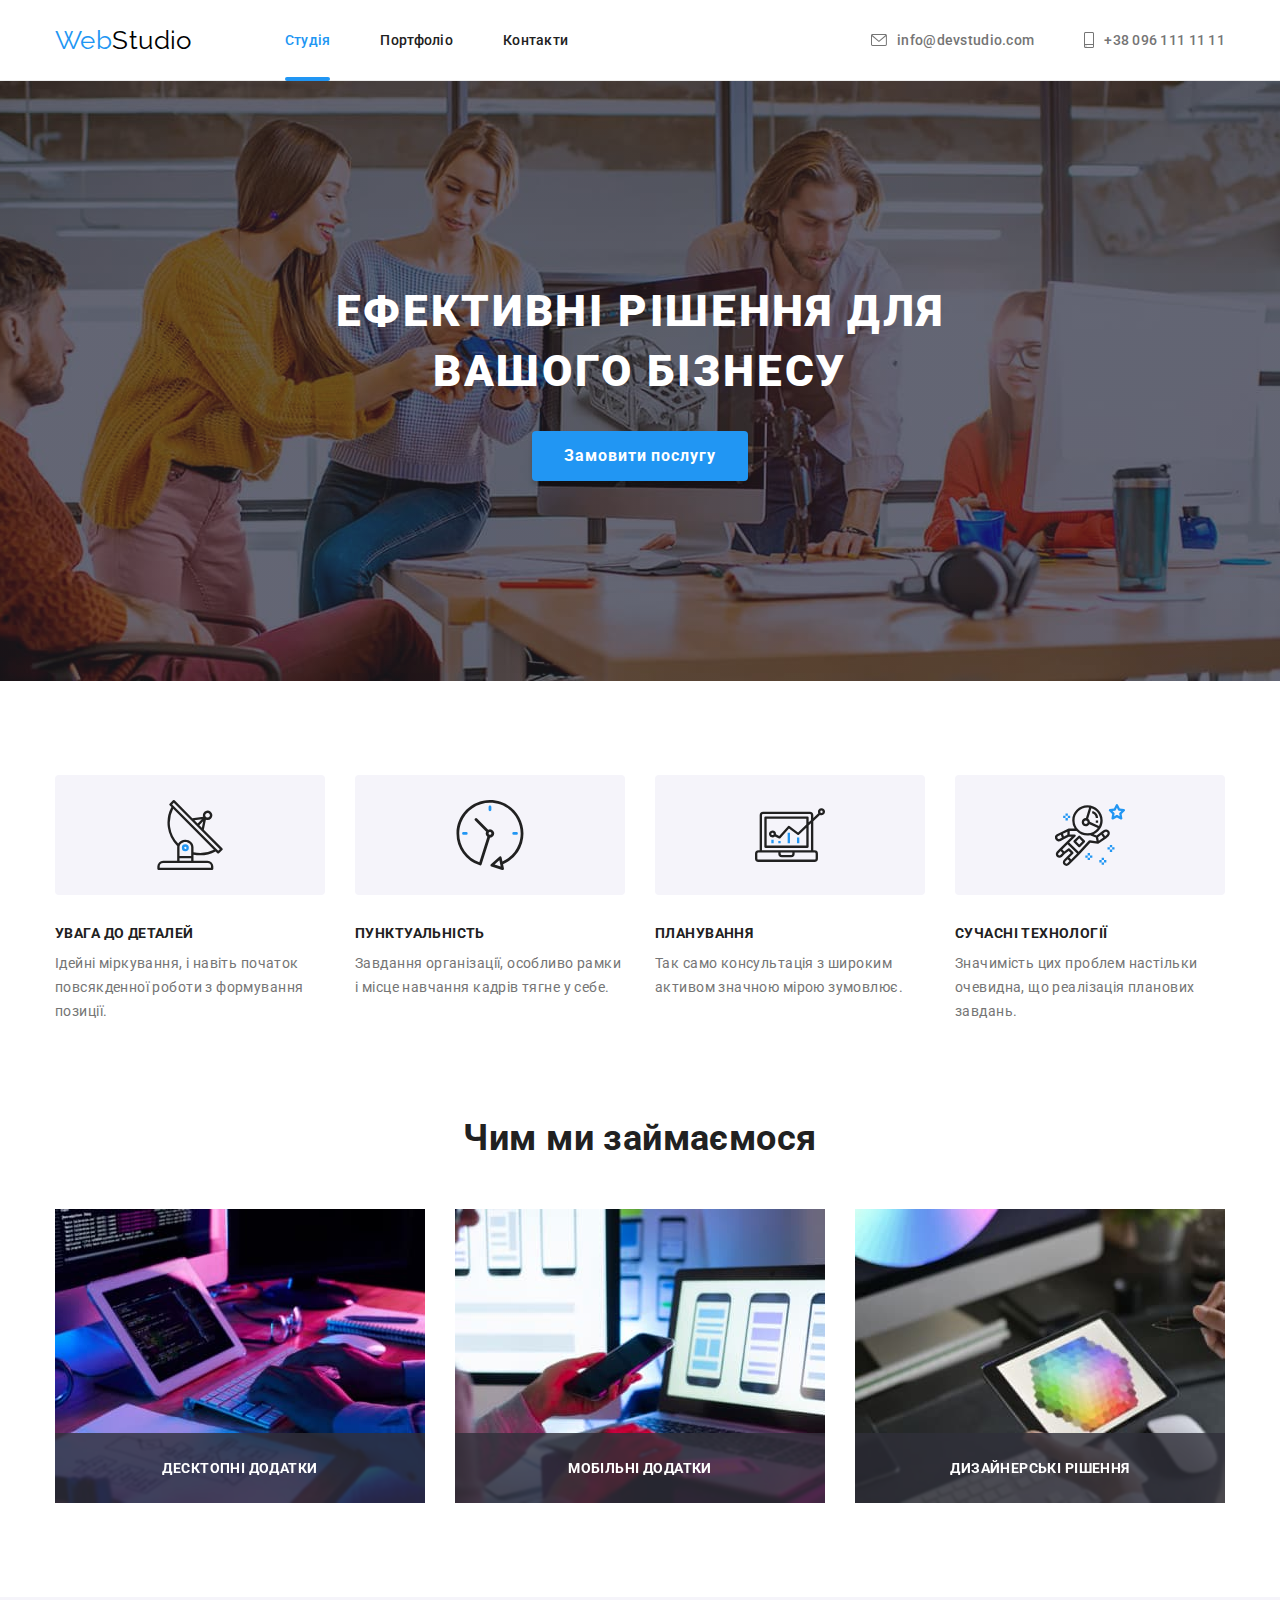
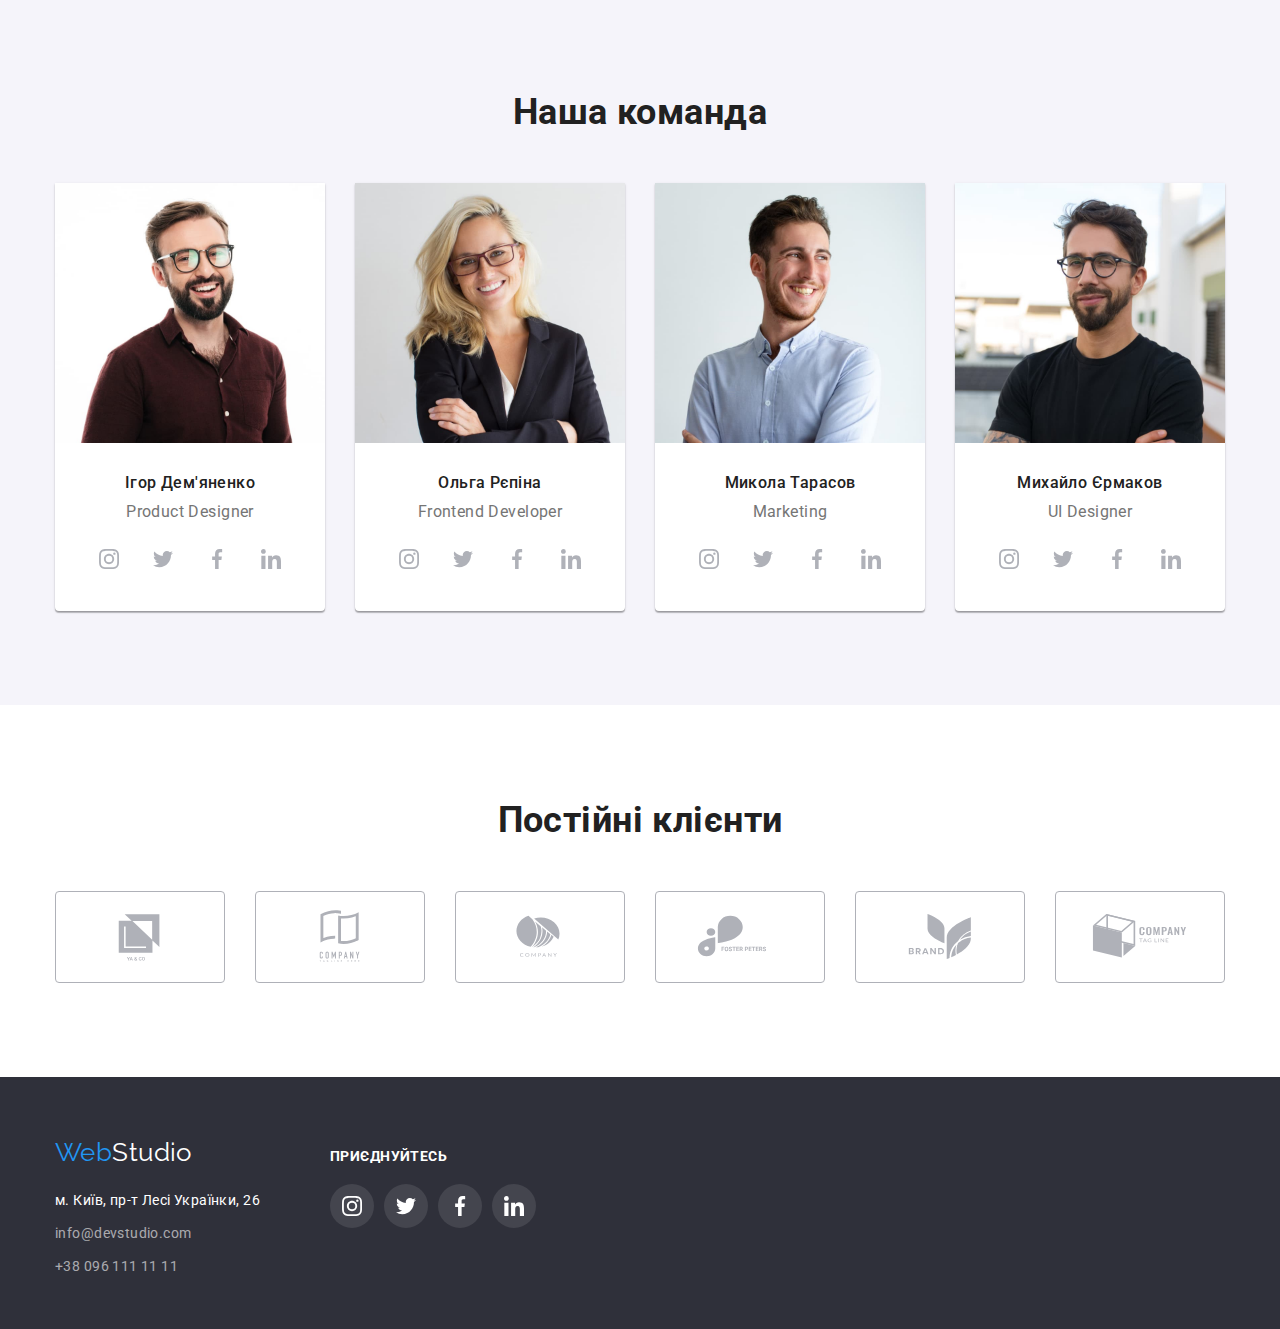
<file: index.html>
<!DOCTYPE html>
<html lang="uk">
  <head>
    <meta charset="UTF-8" />
    <meta http-equiv="X-UA-Compatible" content="IE=edge" />
    <meta name="viewport" content="width=device-width, initial-scale=1.0" />
    <title>WebStudio - студія розробки IT продуктів</title>

    <!-- Fonts -->

    <link rel="preconnect" href="https://fonts.googleapis.com" />
    <link rel="preconnect" href="https://fonts.gstatic.com" crossorigin />
    <link
      href="https://fonts.googleapis.com/css2?family=Raleway:wght@700&family=Roboto:wght@400;500;700;900&display=swap"
      rel="stylesheet"
    />

    <!-- Modern-normalize -->

    <link
      rel="stylesheet"
      href="https://cdnjs.cloudflare.com/ajax/libs/modern-normalize/1.1.0/modern-normalize.min.css"
    />

    <!-- User styles -->

    <link rel="stylesheet" href="./css/styles.css" />
  </head>

  <body>
    <header class="header">
      <div class="container">
        <!-- prettier-ignore -->
        <a class="logo" href="./index.html" lang="en">
          Web<span class="logo-suffix">Studio</span>
        </a>

        <nav class="nav">
          <ul class="nav-links">
            <li><a class="link current" href="./index.html">Студія</a></li>
            <li><a class="link" href="./portfolio.html">Портфоліо</a></li>
            <li><a class="link" href="#contacts">Контакти</a></li>
          </ul>
        </nav>

        <ul class="contact-links">
          <li>
            <a class="link contact-link" href="mailto:info@devstudio.com">
              <svg class="contact-icon" width="16" height="12">
                <use href="./images/icons.svg#icon-email"></use>
              </svg>
              info@devstudio.com
            </a>
          </li>
          <li>
            <a class="link contact-link" href="tel:+380961111111">
              <svg class="contact-icon" width="10" height="16">
                <use href="./images/icons.svg#icon-phone"></use>
              </svg>
              +38 096 111 11 11
            </a>
          </li>
        </ul>
      </div>
    </header>

    <main>
      <!-- Hero -->

      <section class="hero bg-img">
        <div class="container">
          <h1 class="title">Ефективні рішення для вашого бізнесу</h1>
          <button class="btn primary" type="button" data-modal-open>Замовити послугу</button>
        </div>
      </section>

      <!-- Advantages-->

      <section class="advantages">
        <div class="container">
          <h2 class="visually-hidden">Наші переваги</h2>
          <ul class="grid">
            <li class="grid-item">
              <div class="thumb">
                <svg class="advantages-icon" width="70" height="70">
                  <use href="./images/icons.svg#icon-antenna"></use>
                </svg>
              </div>
              <div class="desc">
                <h3 class="subtitle">Увага до деталей</h3>
                <p class="text">Ідейні міркування, і навіть початок повсякденної роботи з формування позиції.</p>
              </div>
            </li>
            <li class="grid-item">
              <div class="thumb">
                <svg class="advantages-icon" width="70" height="70">
                  <use href="./images/icons.svg#icon-clock"></use>
                </svg>
              </div>
              <div class="desc">
                <h3 class="subtitle">Пунктуальність</h3>
                <p class="text">Завдання організації, особливо рамки і місце навчання кадрів тягне у себе.</p>
              </div>
            </li>
            <li class="grid-item">
              <div class="thumb">
                <svg class="advantages-icon" width="70" height="70">
                  <use href="./images/icons.svg#icon-diagram"></use>
                </svg>
              </div>
              <div class="desc">
                <h3 class="subtitle">Планування</h3>
                <p class="text">Так само консультація з широким активом значною мірою зумовлює.</p>
              </div>
            </li>
            <li class="grid-item">
              <div class="thumb">
                <svg class="advantages-icon" width="70" height="70">
                  <use href="./images/icons.svg#icon-astronaut"></use>
                </svg>
              </div>
              <div class="desc">
                <h3 class="subtitle">Сучасні технології</h3>
                <p class="text">Значимість цих проблем настільки очевидна, що реалізація планових завдань.</p>
              </div>
            </li>
          </ul>
        </div>
      </section>

      <!-- Services -->

      <section class="services section">
        <div class="container">
          <h2 class="section-title">Чим ми займаємося</h2>
          <ul class="list grid">
            <li class="grid-item">
              <img
                src="./images/services/services-01.jpg"
                alt="Розробка десктопних додатків"
                width="370"
                height="294"
              />
              <p class="overlay-text">Десктопні додатки</p>
            </li>
            <li class="grid-item">
              <img src="./images/services/services-02.jpg" alt="Розробка мобільних додатків" width="370" height="294" />
              <p class="overlay-text">Мобільні додатки</p>
            </li>
            <li class="grid-item">
              <img src="./images/services/services-03.jpg" alt="Дизайнерські рішення" width="370" height="294" />
              <p class="overlay-text">Дизайнерські рішення</p>
            </li>
          </ul>
        </div>
      </section>

      <!-- Team -->

      <section class="team section">
        <div class="container">
          <h2 class="section-title">Наша команда</h2>
          <ul class="list grid">
            <li class="grid-item">
              <img src="./images/team/team-ihor-demyanenko.jpg" alt="Фото Ігоря" width="270" height="260" />
              <div class="desc">
                <h3 class="subtitle">Ігор Дем'яненко</h3>
                <p class="text" lang="en">Product Designer</p>
                <!-- Socials -->
                <ul class="list socials">
                  <li>
                    <a class="link socials-link" href="" aria-label="Instagram icon">
                      <svg class="socials-icon" width="20" height="20">
                        <use href="./images/icons.svg#icon-instagram"></use>
                      </svg>
                    </a>
                  </li>
                  <li>
                    <a class="link socials-link" href="" aria-label="Twitter icon">
                      <svg class="socials-icon" width="20" height="20">
                        <use href="./images/icons.svg#icon-twitter"></use>
                      </svg>
                    </a>
                  </li>
                  <li>
                    <a class="link socials-link" href="" aria-label="Facebook icon">
                      <svg class="socials-icon" width="20" height="20">
                        <use href="./images/icons.svg#icon-facebook"></use>
                      </svg>
                    </a>
                  </li>
                  <li>
                    <a class="link socials-link" href="" aria-label="Linkedin icon">
                      <svg class="socials-icon" width="20" height="20">
                        <use href="./images/icons.svg#icon-linkedin"></use>
                      </svg>
                    </a>
                  </li>
                </ul>
              </div>
            </li>
            <li class="grid-item">
              <img src="./images/team/team-olga-repina.jpg" alt="Фото Ольги" width="270" height="260" />
              <div class="desc">
                <h3 class="subtitle">Ольга Рєпіна</h3>
                <p class="text" lang="en">Frontend Developer</p>
                <!-- Socials -->
                <ul class="list socials">
                  <li>
                    <a class="link socials-link" href="" aria-label="Instagram icon">
                      <svg class="socials-icon" width="20" height="20">
                        <use href="./images/icons.svg#icon-instagram"></use>
                      </svg>
                    </a>
                  </li>
                  <li>
                    <a class="link socials-link" href="" aria-label="Twitter icon">
                      <svg class="socials-icon" width="20" height="20">
                        <use href="./images/icons.svg#icon-twitter"></use>
                      </svg>
                    </a>
                  </li>
                  <li>
                    <a class="link socials-link" href="" aria-label="Facebook icon">
                      <svg class="socials-icon" width="20" height="20">
                        <use href="./images/icons.svg#icon-facebook"></use>
                      </svg>
                    </a>
                  </li>
                  <li>
                    <a class="link socials-link" href="" aria-label="Linkedin icon">
                      <svg class="socials-icon" width="20" height="20">
                        <use href="./images/icons.svg#icon-linkedin"></use>
                      </svg>
                    </a>
                  </li>
                </ul>
              </div>
            </li>
            <li class="grid-item">
              <img src="./images/team/team-mikola-tarasov.jpg" alt="Фото Миколи" width="270" height="260" />
              <div class="desc">
                <h3 class="subtitle">Микола Тарасов</h3>
                <p class="text" lang="en">Marketing</p>
                <!-- Socials -->
                <ul class="list socials">
                  <li>
                    <a class="link socials-link" href="" aria-label="Instagram icon">
                      <svg class="socials-icon" width="20" height="20">
                        <use href="./images/icons.svg#icon-instagram"></use>
                      </svg>
                    </a>
                  </li>
                  <li>
                    <a class="link socials-link" href="" aria-label="Twitter icon">
                      <svg class="socials-icon" width="20" height="20">
                        <use href="./images/icons.svg#icon-twitter"></use>
                      </svg>
                    </a>
                  </li>
                  <li>
                    <a class="link socials-link" href="" aria-label="Facebook icon">
                      <svg class="socials-icon" width="20" height="20">
                        <use href="./images/icons.svg#icon-facebook"></use>
                      </svg>
                    </a>
                  </li>
                  <li>
                    <a class="link socials-link" href="" aria-label="Linkedin icon">
                      <svg class="socials-icon" width="20" height="20">
                        <use href="./images/icons.svg#icon-linkedin"></use>
                      </svg>
                    </a>
                  </li>
                </ul>
              </div>
            </li>
            <li class="grid-item">
              <img src="./images/team/team-mykhailo-ermakov.jpg" alt="Фото Михайла" width="270" height="260" />
              <div class="desc">
                <h3 class="subtitle">Михайло Єрмаков</h3>
                <p class="text" lang="en">UI Designer</p>
                <!-- Socials -->
                <ul class="list socials">
                  <li>
                    <a class="link socials-link" href="" aria-label="Instagram icon">
                      <svg class="socials-icon" width="20" height="20">
                        <use href="./images/icons.svg#icon-instagram"></use>
                      </svg>
                    </a>
                  </li>
                  <li>
                    <a class="link socials-link" href="" aria-label="Twitter icon">
                      <svg class="socials-icon" width="20" height="20">
                        <use href="./images/icons.svg#icon-twitter"></use>
                      </svg>
                    </a>
                  </li>
                  <li>
                    <a class="link socials-link" href="" aria-label="Facebook icon">
                      <svg class="socials-icon" width="20" height="20">
                        <use href="./images/icons.svg#icon-facebook"></use>
                      </svg>
                    </a>
                  </li>
                  <li>
                    <a class="link socials-link" href="" aria-label="Linkedin icon">
                      <svg class="socials-icon" width="20" height="20">
                        <use href="./images/icons.svg#icon-linkedin"></use>
                      </svg>
                    </a>
                  </li>
                </ul>
              </div>
            </li>
          </ul>
        </div>
      </section>

      <!-- Customers -->

      <section class="customers section">
        <div class="container">
          <h2 class="section-title">Постійні клієнти</h2>
          <ul class="list grid with-transition">
            <li class="grid-item">
              <a class="link" href="" aria-label="Customer logo">
                <svg class="customer-logo" width="106" height="60">
                  <use href="./images/icons.svg#icon-logo-yaco"></use>
                </svg>
              </a>
            </li>
            <li class="grid-item">
              <a class="link" href="" aria-label="Customer logo">
                <svg class="customer-logo" width="106" height="60">
                  <use href="./images/icons.svg#icon-logo-company-tagline-here"></use>
                </svg>
              </a>
            </li>
            <li class="grid-item">
              <a class="link" href="" aria-label="Customer logo">
                <svg class="customer-logo" width="106" height="60">
                  <use href="./images/icons.svg#icon-logo-company"></use>
                </svg>
              </a>
            </li>
            <li class="grid-item">
              <a class="link" href="" aria-label="Customer logo">
                <svg class="customer-logo" width="106" height="60">
                  <use href="./images/icons.svg#icon-logo-foster-peters"></use>
                </svg>
              </a>
            </li>
            <li class="grid-item">
              <a class="link" href="" aria-label="Customer logo">
                <svg class="customer-logo" width="106" height="60">
                  <use href="./images/icons.svg#icon-logo-brand"></use>
                </svg>
              </a>
            </li>
            <li class="grid-item">
              <a class="link" href="" aria-label="Customer logo">
                <svg class="customer-logo" width="106" height="60">
                  <use href="./images/icons.svg#icon-logo-company-tagline"></use>
                </svg>
              </a>
            </li>
          </ul>
        </div>
      </section>
    </main>

    <!-- Footer -->

    <footer class="footer">
      <div class="container wrapper">
        <h2 class="visually-hidden">Контакти</h2>
        <!-- Contacts -->
        <div class="contacts">
          <!-- prettier-ignore -->
          <a class="logo" href="./index.html" lang="en">
              Web<span class="logo-suffix">Studio</span>
          </a>
          <address id="contacts">
            <ul class="footer-links">
              <li>
                <a
                  class="link addr"
                  href="https://goo.gl/maps/AkviUJwiQwRb5J1W6"
                  target="_blank"
                  rel="noopener noreferrer nofollow"
                >
                  м. Київ, пр-т Лесі Українки, 26
                </a>
              </li>
              <li><a class="link" href="mailto:info@devstudio.com">info@devstudio.com</a></li>
              <li><a class="link" href="tel:+380961111111">+38 096 111 11 11</a></li>
            </ul>
          </address>
        </div>
        <!-- Socials -->
        <div class="follow">
          <b class="follow-title">Приєднуйтесь</b>
          <ul class="list socials">
            <li>
              <a class="link socials-link" href="" aria-label="Instagram icon">
                <svg class="socials-icon" width="20" height="20">
                  <use href="./images/icons.svg#icon-instagram"></use>
                </svg>
              </a>
            </li>
            <li>
              <a class="link socials-link" href="" aria-label="Twitter icon">
                <svg class="socials-icon" width="20" height="20">
                  <use href="./images/icons.svg#icon-twitter"></use>
                </svg>
              </a>
            </li>
            <li>
              <a class="link socials-link" href="" aria-label="Facebook icon">
                <svg class="socials-icon" width="20" height="20">
                  <use href="./images/icons.svg#icon-facebook"></use>
                </svg>
              </a>
            </li>
            <li>
              <a class="link socials-link" href="" aria-label="Linkedin icon">
                <svg class="socials-icon" width="20" height="20">
                  <use href="./images/icons.svg#icon-linkedin"></use>
                </svg>
              </a>
            </li>
          </ul>
        </div>
      </div>
    </footer>

    <!-- Modal -->

    <div class="backdrop is-hidden" data-modal>
      <div class="modal">
        <button class="btn btn-close" type="button" data-modal-close>&times;</button>
      </div>
    </div>

    <script src="./js/modal.js"></script>
  </body>
</html>
</file>
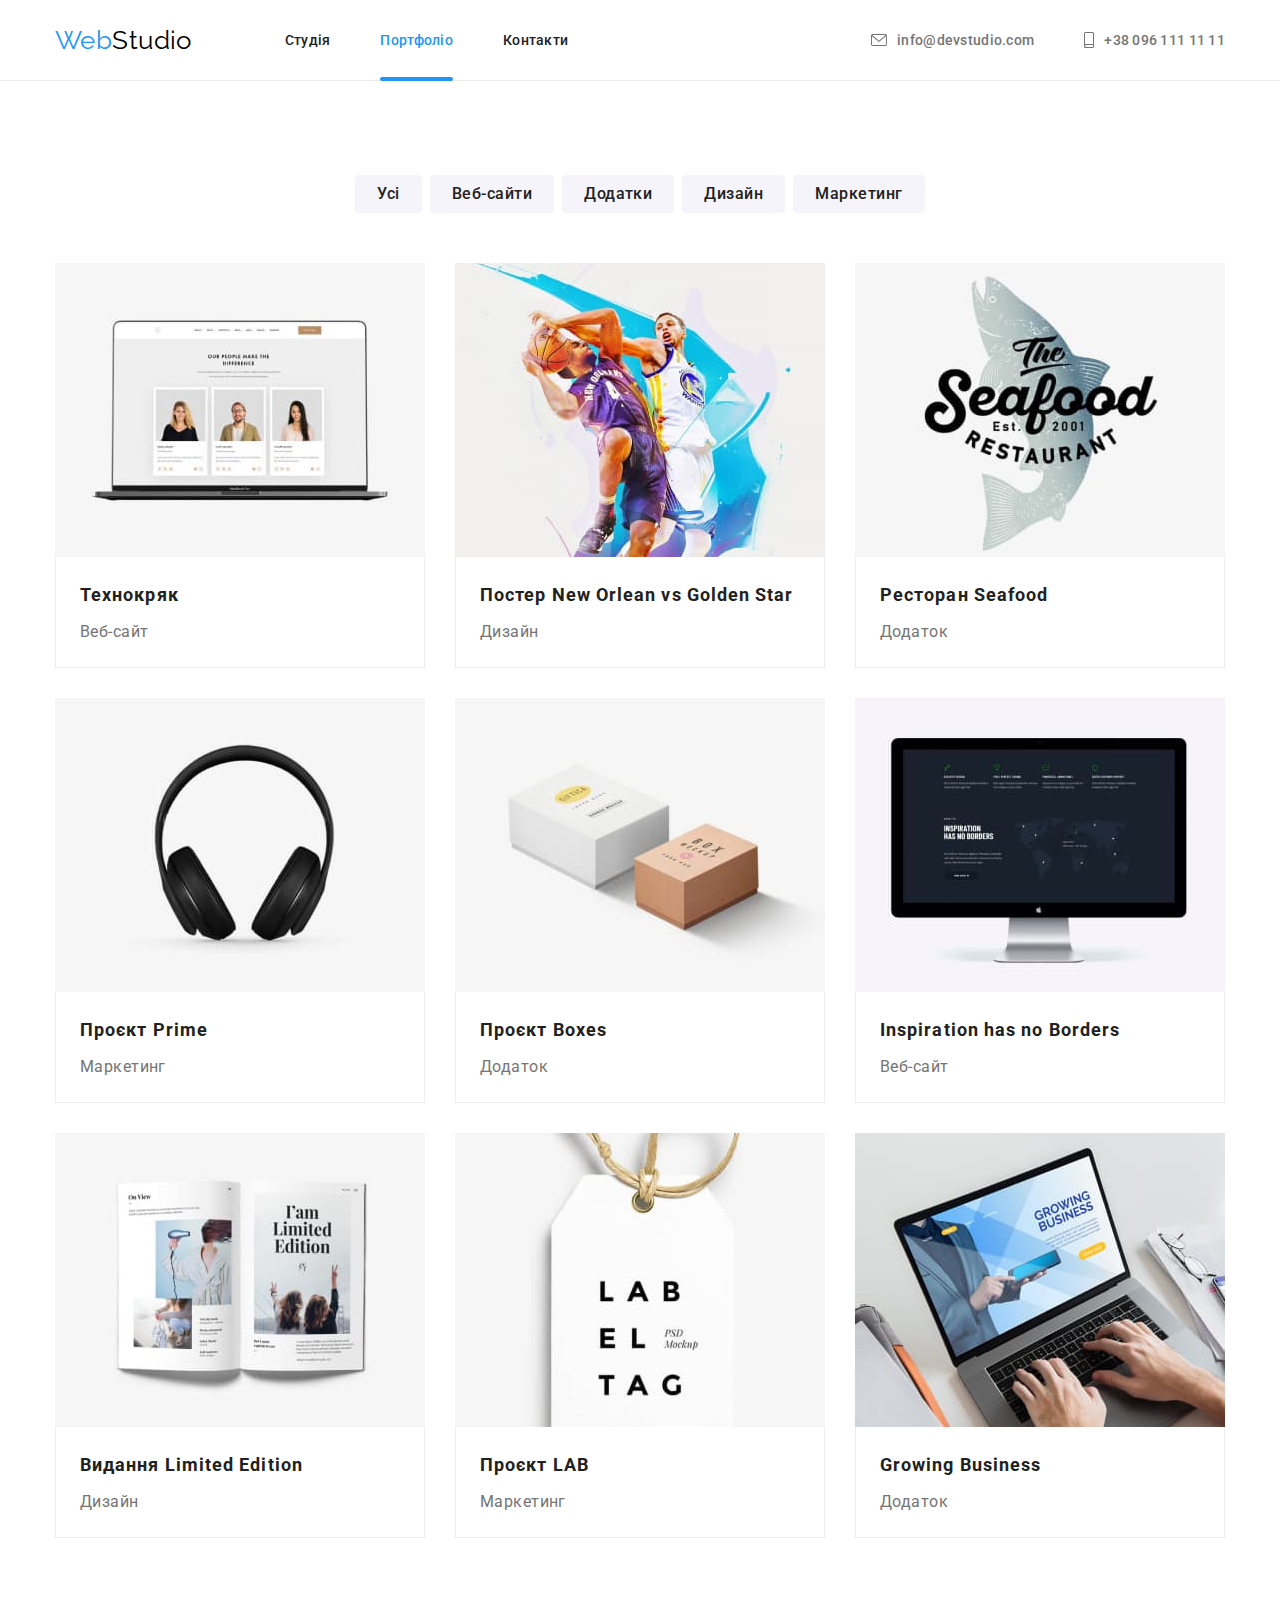
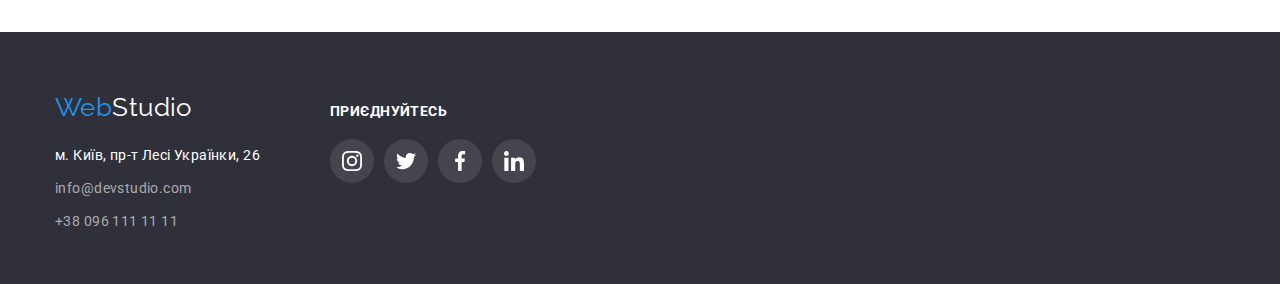
<file: portfolio.html>
<!DOCTYPE html>
<html lang="uk">
  <head>
    <meta charset="UTF-8" />
    <meta http-equiv="X-UA-Compatible" content="IE=edge" />
    <meta name="viewport" content="width=device-width, initial-scale=1.0" />
    <title>Портфоліо WebStudio</title>

    <!-- Fonts -->

    <link rel="preconnect" href="https://fonts.googleapis.com" />
    <link rel="preconnect" href="https://fonts.gstatic.com" crossorigin />
    <link
      href="https://fonts.googleapis.com/css2?family=Raleway:wght@700&family=Roboto:wght@400;500;700;900&display=swap"
      rel="stylesheet"
    />

    <!-- Modern-normalize -->

    <link
      rel="stylesheet"
      href="https://cdnjs.cloudflare.com/ajax/libs/modern-normalize/1.1.0/modern-normalize.min.css"
    />

    <!-- User styles -->

    <link rel="stylesheet" href="./css/styles.css" />
  </head>

  <body>
    <header class="header">
      <div class="container">
        <!-- prettier-ignore -->
        <a class="logo" href="./index.html" lang="en">
          Web<span class="logo-suffix">Studio</span>
        </a>

        <nav class="nav">
          <ul class="nav-links">
            <li><a class="link" href="./index.html">Студія</a></li>
            <li><a class="link current" href="./portfolio.html">Портфоліо</a></li>
            <li><a class="link" href="#contacts">Контакти</a></li>
          </ul>
        </nav>

        <ul class="contact-links">
          <li>
            <a class="link contact-link" href="mailto:info@devstudio.com">
              <svg class="contact-icon" width="16" height="12">
                <use href="./images/icons.svg#icon-email"></use>
              </svg>
              info@devstudio.com
            </a>
          </li>
          <li>
            <a class="link contact-link" href="tel:+380961111111">
              <svg class="contact-icon" width="10" height="16">
                <use href="./images/icons.svg#icon-phone"></use>
              </svg>
              +38 096 111 11 11
            </a>
          </li>
        </ul>
      </div>
    </header>

    <main>
      <section class="works section">
        <div class="container">
          <h1 class="visually-hidden">Реалізовані проекти</h1>

          <!-- Filters -->

          <ul class="filter-list">
            <li><button class="btn secondary" type="button">Усі</button></li>
            <li><button class="btn secondary" type="button">Веб-сайти</button></li>
            <li><button class="btn secondary" type="button">Додатки</button></li>
            <li><button class="btn secondary" type="button">Дизайн</button></li>
            <li><button class="btn secondary" type="button">Маркетинг</button></li>
          </ul>

          <!-- Projects -->

          <ul class="grid">
            <li class="grid-item">
              <a class="link works-link" href="">
                <!-- Thumb -->
                <div class="thumb">
                  <img src="./images/portfolio/portfolio-technokryak.jpg" alt="Дизайн сторінки сайту" />
                  <!-- Info -->
                  <div class="overlay">
                    <p class="overlay-text">
                      Ресурс пропонує комплексні пропозиції з різним рівнем функціоналу та сервісів. Все це дозволить
                      відвідувачу отримати вичерпні відомості про компанію чи приватну особу.
                    </p>
                  </div>
                </div>
                <!-- Desc -->
                <div class="desc">
                  <h2 class="subtitle">Технокряк</h2>
                  <p class="type">Веб-сайт</p>
                </div>
              </a>
            </li>

            <li class="grid-item">
              <a class="link works-link" href="">
                <div class="thumb">
                  <img src="./images/portfolio/portfolio-new-orlean-vs-golden-star.jpg" alt="Дизайн постера" />
                  <!-- Info -->
                  <div class="overlay">
                    <p class="overlay-text">
                      Ресурс пропонує комплексні пропозиції з різним рівнем функціоналу та сервісів. Все це дозволить
                      відвідувачу отримати вичерпні відомості про компанію чи приватну особу.
                    </p>
                  </div>
                </div>
                <div class="desc">
                  <h2 class="subtitle">Постер New Orlean vs Golden Star</h2>
                  <p class="type">Дизайн</p>
                </div>
              </a>
            </li>

            <li class="grid-item">
              <a class="link works-link" href="">
                <div class="thumb">
                  <img src="./images/portfolio/portfolio-seafood.jpg" alt="Логотип ресторану" />
                  <!-- Info -->
                  <div class="overlay">
                    <p class="overlay-text">
                      Ресурс пропонує комплексні пропозиції з різним рівнем функціоналу та сервісів. Все це дозволить
                      відвідувачу отримати вичерпні відомості про компанію чи приватну особу.
                    </p>
                  </div>
                </div>
                <div class="desc">
                  <h2 class="subtitle">Ресторан Seafood</h2>
                  <p class="type">Додаток</p>
                </div>
              </a>
            </li>

            <li class="grid-item">
              <a class="link works-link" href="">
                <div class="thumb">
                  <img src="./images/portfolio/portfolio-prime.jpg" alt="Фото навушників" />
                  <!-- Info -->
                  <div class="overlay">
                    <p class="overlay-text">
                      Ресурс пропонує комплексні пропозиції з різним рівнем функціоналу та сервісів. Все це дозволить
                      відвідувачу отримати вичерпні відомості про компанію чи приватну особу.
                    </p>
                  </div>
                </div>
                <div class="desc">
                  <h2 class="subtitle">Проєкт Prime</h2>
                  <p class="type">Маркетинг</p>
                </div>
              </a>
            </li>

            <li class="grid-item">
              <a class="link works-link" href="">
                <div class="thumb">
                  <img src="./images/portfolio/portfolio-boxes.jpg" alt="Фото коробок" />
                  <!-- Info -->
                  <div class="overlay">
                    <p class="overlay-text">
                      Ресурс пропонує комплексні пропозиції з різним рівнем функціоналу та сервісів. Все це дозволить
                      відвідувачу отримати вичерпні відомості про компанію чи приватну особу.
                    </p>
                  </div>
                </div>
                <div class="desc">
                  <h2 class="subtitle">Проєкт Boxes</h2>
                  <p class="type">Додаток</p>
                </div>
              </a>
            </li>

            <li class="grid-item">
              <a class="link works-link" href="">
                <div class="thumb">
                  <img src="./images/portfolio/portfolio-inspiration-has-no-borders.jpg" alt="Дизайн сторінки сайту" />
                  <!-- Info -->
                  <div class="overlay">
                    <p class="overlay-text">
                      Ресурс пропонує комплексні пропозиції з різним рівнем функціоналу та сервісів. Все це дозволить
                      відвідувачу отримати вичерпні відомості про компанію чи приватну особу.
                    </p>
                  </div>
                </div>
                <div class="desc">
                  <h2 class="subtitle">Inspiration has no Borders</h2>
                  <p class="type">Веб-сайт</p>
                </div>
              </a>
            </li>

            <li class="grid-item">
              <a class="link works-link" href="">
                <div class="thumb">
                  <img src="./images/portfolio/portfolio-limited-edition.jpg" alt="Дизайн розвороту видання" />
                  <!-- Info -->
                  <div class="overlay">
                    <p class="overlay-text">
                      Ресурс пропонує комплексні пропозиції з різним рівнем функціоналу та сервісів. Все це дозволить
                      відвідувачу отримати вичерпні відомості про компанію чи приватну особу.
                    </p>
                  </div>
                </div>
                <div class="desc">
                  <h2 class="subtitle">Видання Limited Edition</h2>
                  <p class="type">Дизайн</p>
                </div>
              </a>
            </li>

            <li class="grid-item">
              <a class="link works-link" href="">
                <div class="thumb">
                  <img src="./images/portfolio/portfolio-lab.jpg" alt="Логотип Lab" />
                  <!-- Info -->
                  <div class="overlay">
                    <p class="overlay-text">
                      Ресурс пропонує комплексні пропозиції з різним рівнем функціоналу та сервісів. Все це дозволить
                      відвідувачу отримати вичерпні відомості про компанію чи приватну особу.
                    </p>
                  </div>
                </div>
                <div class="desc">
                  <h2 class="subtitle">Проєкт LAB</h2>
                  <p class="type">Маркетинг</p>
                </div>
              </a>
            </li>

            <li class="grid-item">
              <a class="link works-link" href="">
                <div class="thumb">
                  <img
                    src="./images/portfolio/portfolio-growing-business.jpg"
                    alt="Фото ноутбуку з додатком на екрані"
                  />
                  <!-- Info -->
                  <div class="overlay">
                    <p class="overlay-text">
                      Ресурс пропонує комплексні пропозиції з різним рівнем функціоналу та сервісів. Все це дозволить
                      відвідувачу отримати вичерпні відомості про компанію чи приватну особу.
                    </p>
                  </div>
                </div>
                <div class="desc">
                  <h2 class="subtitle">Growing Business</h2>
                  <p class="type">Додаток</p>
                </div>
              </a>
            </li>
          </ul>
        </div>
      </section>
    </main>

    <!-- Footer -->

    <footer class="footer">
      <div class="container wrapper">
        <h2 class="visually-hidden">Контакти</h2>
        <!-- Contacts -->
        <div class="contacts">
          <!-- prettier-ignore -->
          <a class="logo" href="./index.html" lang="en">
              Web<span class="logo-suffix">Studio</span>
          </a>
          <address id="contacts">
            <ul class="footer-links">
              <li>
                <a
                  class="link addr"
                  href="https://goo.gl/maps/AkviUJwiQwRb5J1W6"
                  target="_blank"
                  rel="noopener noreferrer nofollow"
                >
                  м. Київ, пр-т Лесі Українки, 26
                </a>
              </li>
              <li><a class="link" href="mailto:info@devstudio.com">info@devstudio.com</a></li>
              <li><a class="link" href="tel:+380961111111">+38 096 111 11 11</a></li>
            </ul>
          </address>
        </div>
        <!-- Socials -->
        <div class="follow">
          <b class="follow-title">Приєднуйтесь</b>
          <ul class="list socials">
            <li>
              <a class="link socials-link" href="" aria-label="Instagram icon">
                <svg class="socials-icon" width="20" height="20">
                  <use href="./images/icons.svg#icon-instagram"></use>
                </svg>
              </a>
            </li>
            <li>
              <a class="link socials-link" href="" aria-label="Twitter icon">
                <svg class="socials-icon" width="20" height="20">
                  <use href="./images/icons.svg#icon-twitter"></use>
                </svg>
              </a>
            </li>
            <li>
              <a class="link socials-link" href="" aria-label="Facebook icon">
                <svg class="socials-icon" width="20" height="20">
                  <use href="./images/icons.svg#icon-facebook"></use>
                </svg>
              </a>
            </li>
            <li>
              <a class="link socials-link" href="" aria-label="Linkedin icon">
                <svg class="socials-icon" width="20" height="20">
                  <use href="./images/icons.svg#icon-linkedin"></use>
                </svg>
              </a>
            </li>
          </ul>
        </div>
      </div>
    </footer>
  </body>
</html>
</file>
<file: css/styles.css>
/*======================================= */
/* #region Vars */

:root {
  /* palette */
  --accent-color: #2196f3;
  --accent-sec-color: #188ce8;
  --white-color: #ffffff;
  --black-color: #000000;
  --grey-color: #757575;
  --grey-sec-color: #ececec;
  --grey-tert-color: #eeeeee;
  --dark-grey-color: #2f303a;
  --dark-grey-sec-color: #212121;
  --light-grey-color: #f5f4fa;

  /* text */
  --font-family: "Roboto", Tahoma, Verdana, sans-serif;
  --font-size-px-num: 14;
  --font-size-px: calc(var(--font-size-px-num) * 1px);
  --letter-spacing: 0.03em;
  --text-color: var(--grey-color);
  --title-color: var(--dark-grey-sec-color);
  --hero-title-color: var(--white-color);

  /* background */
  --background-color: var(--white-color);
  --background-sec-color: var(--light-grey-color);
  --hero-background-color: #c4c4c4;
  --hero-overlay-color: rgba(47, 48, 58, 0.4);

  /* button */
  --btn-font-size-px-num: 16;
  --btn-font-size-px: calc(var(--btn-font-size-px-num) * 1px);
  --btn-prim-color: var(--white-color);
  --btn-prim-background: var(--accent-color);
  --btn-prim-hover-background: var(--accent-sec-color);
  --btn-prim-shaddow: 0px 4px 4px rgba(0, 0, 0, 0.15);
  --btn-sec-background: var(--light-grey-color);
  --btn-sec-hover-color: var(--white-color);
  --btn-sec-hover-background: var(--accent-color);
  --btn-sec-shaddow: 0px 3px 1px rgba(0, 0, 0, 0.1), 0px 1px 2px rgba(0, 0, 0, 0.08), 0px 2px 2px rgba(0, 0, 0, 0.12);

  /* footer */
  --footer-link-color: rgba(255, 255, 255, 0.6);
  --footer-link-accent-color: var(--white-color);
  --footer-background-color: var(--dark-grey-color);

  /* logo */
  --logo-prefix-blue: var(--accent-color);
  --logo-suffix-dark: var(--black-color);
  --logo-suffix-light: var(--white-color);

  /* link */
  --link-hover-color: var(--accent-color);
  --socials-link-hover-color: var(--white-color);

  /* misc */
  --container-width: 1200px;
  --section-width: 1600px;

  /* grid */
  --grid-items-gap: 30px;
  --grid-items-per-row: 3;

  /* animation */
  --transition-dur: 250ms;
  --transition-timfunc: cubic-bezier(0.4, 0, 0.2, 1);
}

/* #endregion */

/*======================================= */
/* #region Reset styles */

/* prettier-ignore */
h1, h2, h3, h4, h5, h6, p {
  margin: 0;
}

ul {
  padding: 0;
  margin: 0;
  list-style: none;
}

img {
  display: block;
  max-width: 100%;
  height: auto;
}

address {
  font-style: normal;
}

.link {
  text-decoration: none;
}

/* #endregion */

/*======================================= */
/* #region Base styles */

html {
  /* chrome://flags/#smooth-scrolling  */
  scroll-behavior: smooth;
}

body {
  font-family: var(--font-family);
  font-size: var(--font-size-px);
  letter-spacing: var(--letter-spacing);
  color: var(--text-color);
  background-color: var(--background-color);
}

.container {
  width: var(--container-width);
  padding: 0 15px;
  margin: 0 auto;
}

.section {
  padding: 94px 0;
}

.visually-hidden {
  position: absolute;
  white-space: nowrap;
  width: 1px;
  height: 1px;
  overflow: hidden;
  border: 0;
  padding: 0;
  clip: rect(0 0 0 0);
  clip-path: inset(50%);
  margin: -1px;
}

.logo {
  font-family: Raleway;
  font-size: 26px;
  line-height: calc(31 / 26);
  color: var(--logo-prefix-blue);
  text-decoration: none;
}

.btn {
  display: block;

  font-family: inherit;
  font-size: var(--btn-font-size-px);
  text-align: center;

  border-radius: 4px;
  border-style: none;
  cursor: pointer;
}

.section-title {
  margin-bottom: 50px;

  font-size: 36px;
  line-height: calc(42 / 36);
  color: var(--title-color);
  text-align: center;
}

.subtitle {
  color: var(--title-color);
  font-size: inherit;
}

/* Grid */

.grid {
  display: flex;
  flex-wrap: wrap;
  gap: var(--grid-items-gap);
}

.grid-item {
  flex-basis: calc((100% - var(--grid-items-gap) * (var(--grid-items-per-row) - 1)) / (var(--grid-items-per-row)));
}

/* Socials */

.socials {
  display: flex;
  justify-content: center;
  align-items: center;
  gap: 10px;
}

.socials-link {
  display: flex;
  justify-content: center;
  align-items: center;

  width: 44px;
  height: 44px;

  border-radius: 50%;
}

.socials-icon {
  fill: currentColor;
}

/* #endregion */

/*======================================= */
/* #region Header */

.logo-suffix {
  color: var(--logo-suffix-dark);
}

.header .logo {
  margin-right: 93px;
}

.header .link {
  display: block;
  padding: 32px 0;

  color: inherit;
  font-weight: 500;
  line-height: calc(16 / var(--font-size-px-num));
  letter-spacing: 0.02em;

  transition: color var(--transition-dur) var(--transition-timfunc);
}

.header .nav-links {
  color: var(--title-color);
}

.header .contact-link {
  display: flex;
  align-items: center;
  gap: 10px;
}

.header .contact-icon {
  fill: currentColor;
}

.header .container,
.header .nav-links,
.header .contact-links {
  display: flex;
  align-items: center;
}

.header .nav {
  margin-right: auto;
}

.header .nav-links,
.header .contact-links {
  gap: 50px;
}

.header .link:hover,
.header .link:focus-visible {
  color: var(--link-hover-color);
}

.header .link.current {
  position: relative;
  color: var(--link-hover-color);
}

.header .link.current::after {
  content: "";

  position: absolute;
  left: 0;
  bottom: -1px;

  display: block;
  width: 100%;

  height: 4px;
  background-color: var(--accent-color);
  border-radius: 2px;
}

.header {
  border-bottom: 1px solid var(--grey-sec-color);
}

/* #endregion */

/*======================================= */
/* #region Hero */

.hero {
  height: 600px;
  max-width: var(--section-width);
  min-width: var(--container-width);

  margin: 0 auto;
  padding: 200px 0;

  background-color: var(--hero-background-color);
}

.hero.bg-img {
  background-size: cover;
  background-repeat: no-repeat;
  background-position: center;
  background-image: linear-gradient(var(--hero-overlay-color), var(--hero-overlay-color)),
    url("../images/hero/hero-bg.jpg");
}

.hero .title {
  margin: 0 auto 30px auto;
  width: 696px;

  font-weight: 900;
  font-size: 44px;
  line-height: calc(60 / 44);
  letter-spacing: 0.06em;
  color: var(--hero-title-color);
  text-transform: uppercase;
  text-align: center;
}

.btn.primary {
  padding: 10px 32px;
  margin: 0 auto;
  min-width: 216px;

  font-weight: 700;
  line-height: calc(30 / var(--btn-font-size-px-num));
  letter-spacing: 0.06em;
  color: var(--btn-prim-color);

  background-color: var(--btn-prim-background);
  box-shadow: var(--btn-prim-shaddow);
  transition: background-color var(--transition-dur) var(--transition-timfunc);
}

.btn.primary:hover,
.btn.primary:focus-visible {
  background-color: var(--btn-prim-hover-background);
}

/* #endregion */

/*======================================= */
/* #region Advantages */

.advantages {
  padding-top: 94px;
  padding-bottom: 0;
}

.advantages .grid {
  --grid-items-per-row: 4;
  align-items: flex-start;
}

.advantages .subtitle {
  margin-bottom: 10px;
  line-height: calc(16 / var(--font-size-px-num));
  text-transform: uppercase;
}

.advantages .text {
  line-height: calc(24 / var(--font-size-px-num));
}

.advantages .thumb {
  display: flex;
  justify-content: center;
  align-items: center;

  height: 120px;
  margin-bottom: 30px;

  background-color: var(--light-grey-color);
  border-radius: 4px;
}

/* #endregion */

/*======================================= */
/* #region Services */

.services .grid-item {
  position: relative;
}

.services .overlay-text {
  position: absolute;
  bottom: 0;

  display: flex;
  justify-content: center;
  align-items: center;

  width: 100%;
  height: 70px;
  padding: 0 20px;

  font-weight: 700;
  line-height: (16 / var(--font-size-px-num));
  text-transform: uppercase;
  color: var(--white-color);

  background-color: rgba(47, 48, 58, 0.8);
  backdrop-filter: blur(1px);

  overflow: hidden;
  white-space: nowrap;
}

/* #endregion */

/*======================================= */
/* #region Team */

.team {
  --grid-items-per-row: 4;
  min-width: var(--container-width);
  background-color: var(--background-sec-color);
}

.team .grid-item {
  background-color: var(--background-color);
  box-shadow: 0px 1px 3px rgba(0, 0, 0, 0.12), 0px 1px 1px rgba(0, 0, 0, 0.14), 0px 2px 1px rgba(0, 0, 0, 0.2);
  border-radius: 0px 0px 4px 4px;
}

.team .subtitle {
  margin-bottom: 10px;
  font-weight: 500;
  font-size: 16px;
  line-height: calc(19 / 16);
}

.team .text {
  margin-bottom: 16px;
  font-size: 16px;
  line-height: calc(19 / 16);
}

.team .desc {
  padding-top: 30px;
  padding-bottom: 30px;
  text-align: center;
}

.team .socials-link {
  color: #afb1b8;
  transition: color var(--transition-dur) var(--transition-timfunc),
    background-color var(--transition-dur) var(--transition-timfunc);
}

.team .socials-link:hover,
.team .socials-link:focus-visible {
  color: var(--socials-link-hover-color);
  background-color: var(--link-hover-color);
}

/* #endregion */

/*======================================= */
/* #region Works */

.btn.secondary {
  padding: 6px 22px;

  font-weight: 500;
  line-height: calc(26 / var(--btn-font-size-px-num));
  letter-spacing: 0.03em;
  color: var(--title-color);
  background-color: var(--btn-sec-background);

  transition-property: color, background-color, box-shadow;
  transition-duration: var(--transition-dur);
  transition-timing-function: var(--transition-timfunc);
}

.btn.secondary:hover,
.btn.secondary:focus-visible {
  color: var(--btn-sec-hover-color);
  background-color: var(--btn-sec-hover-background);
  box-shadow: var(--btn-sec-shaddow);
}

.filter-list {
  display: flex;
  align-items: center;
  justify-content: center;
  gap: 8px;

  margin-bottom: 50px;
}

/* #region Overlay desc */

.works .thumb {
  position: relative;
  width: 370px;
  height: 294px;

  overflow: hidden;
}

.works .overlay {
  position: absolute;
  top: 0;
  left: 0;

  display: flex;
  align-items: center;

  width: 100%;
  height: 100%;

  background-color: rgba(33, 150, 243, 0.9);
  transform: translateY(100%);
  transition: transform var(--transition-dur) var(--transition-timfunc);
}

.works .link {
  display: block;
  transition: box-shadow var(--transition-dur) var(--transition-timfunc);
}

.works .overlay-text {
  height: 168px;
  padding: 0 24px;

  font-size: 18px;
  line-height: calc(28 / 18);
  color: var(--white-color);

  overflow: hidden;
}

.works-link:hover .overlay,
.works-link:focus-visible .overlay {
  transform: translateY(0);
}

/* #endregion */

.works .subtitle {
  margin-bottom: 4px;
  font-size: 18px;
  line-height: calc(36 / 18);
  letter-spacing: 0.06em;
}

.works .type {
  font-size: 16px;
  line-height: calc(30 / 16);
  color: var(--text-color);
}

.works .desc {
  padding: 20px 24px;
  border: 1px solid var(--grey-tert-color);
  border-top: none;
}

.works-link:hover,
.works-link:focus-visible {
  box-shadow: 0px 1px 1px rgba(0, 0, 0, 0.12), 0px 4px 4px rgba(0, 0, 0, 0.06), 1px 4px 6px rgba(0, 0, 0, 0.16);
}

/* #endregion */

/*======================================= */
/* #region Customers */

.customers {
  --grid-items-per-row: 6;
}

.customers .link {
  display: flex;
  justify-content: center;
  align-items: center;
  height: 92px;

  color: #afb1b8;

  border: 1px solid;
  border-radius: 4px;

  transition: color var(--transition-dur) var(--transition-timfunc);
}

.customer-logo {
  fill: currentColor;
}

.customers .link:hover,
.customers .link:focus-visible {
  color: var(--accent-color);
}

/* #endregion */

/*======================================= */
/* #region Footer */

.footer {
  padding: 60px 0;
  height: 252px;
  min-width: var(--container-width);
  background-color: var(--footer-background-color);
}

.footer .logo-suffix {
  color: var(--logo-suffix-light);
}

.footer .logo {
  display: block;
  margin-bottom: 20px;
}

.footer-links :not(:last-child) {
  margin-bottom: 9px;
}

.footer .link {
  line-height: calc(24 / var(--font-size-px-num));
  color: var(--footer-link-color);
  transition: color var(--transition-dur) var(--transition-timfunc);
}

.footer .link:hover,
.footer .link:focus-visible {
  color: var(--link-hover-color);
}

.footer .addr {
  color: var(--footer-link-accent-color);
}

.footer .wrapper {
  display: flex;
  align-items: baseline;
  gap: 70px;
}

.footer .follow-title {
  display: block;
  margin-bottom: 20px;

  line-height: calc(16 / var(--font-size-px-num));
  font-weight: 700;
  text-transform: uppercase;
  color: var(--white-color);
}

.footer .socials-link {
  color: var(--white-color);
  background-color: rgba(255, 255, 255, 0.1);

  transition: color var(--transition-dur) var(--transition-timfunc),
    background-color var(--transition-dur) var(--transition-timfunc);
}

.footer .socials-link:hover,
.footer .socials-link:focus-visible {
  color: var(--socials-link-hover-color);
  background-color: var(--link-hover-color);
}

/* #endregion */

/*======================================= */
/* #region Modal */

.backdrop {
  position: fixed;
  top: 0;
  left: 0;

  width: 100%;
  height: 100%;

  background-color: rgba(0, 0, 0, 0.2);

  opacity: 1;
  visibility: visible;

  transition: opacity var(--transition-dur) var(--transition-timfunc),
    visibility var(--transition-dur) var(--transition-timfunc);
}

.backdrop.is-hidden {
  opacity: 0;
  pointer-events: none;
  visibility: hidden;
}

.backdrop.is-hidden .modal {
  transform: translate(-50%, -50%) scale(0.8);
}

.modal {
  position: absolute;
  top: 50%;
  left: 50%;

  width: 528px;
  min-height: 581px;

  background-color: var(--white-color);
  box-shadow: 0px 1px 3px rgba(0, 0, 0, 0.12), 0px 1px 1px rgba(0, 0, 0, 0.14), 0px 2px 1px rgba(0, 0, 0, 0.2);
  border-radius: 4px;

  transform: translate(-50%, -50%) scale(1);
  transition: transform var(--transition-dur) var(--transition-timfunc);
}

.modal .btn-close {
  position: absolute;
  top: 8px;
  right: 8px;

  padding: 0;
  width: 30px;
  height: 30px;

  font-size: 24px;
  line-height: 0;

  background-color: inherit;
  color: #000000;
  transition: color var(--transition-dur) var(--transition-timfunc);

  border: 1px solid rgba(0, 0, 0, 0.1);
  border-radius: 50%;
}

.modal .btn-close:hover,
.modal .btn-close:focus-visible {
  color: var(--accent-color);
}

/* #endregion */
</file>
